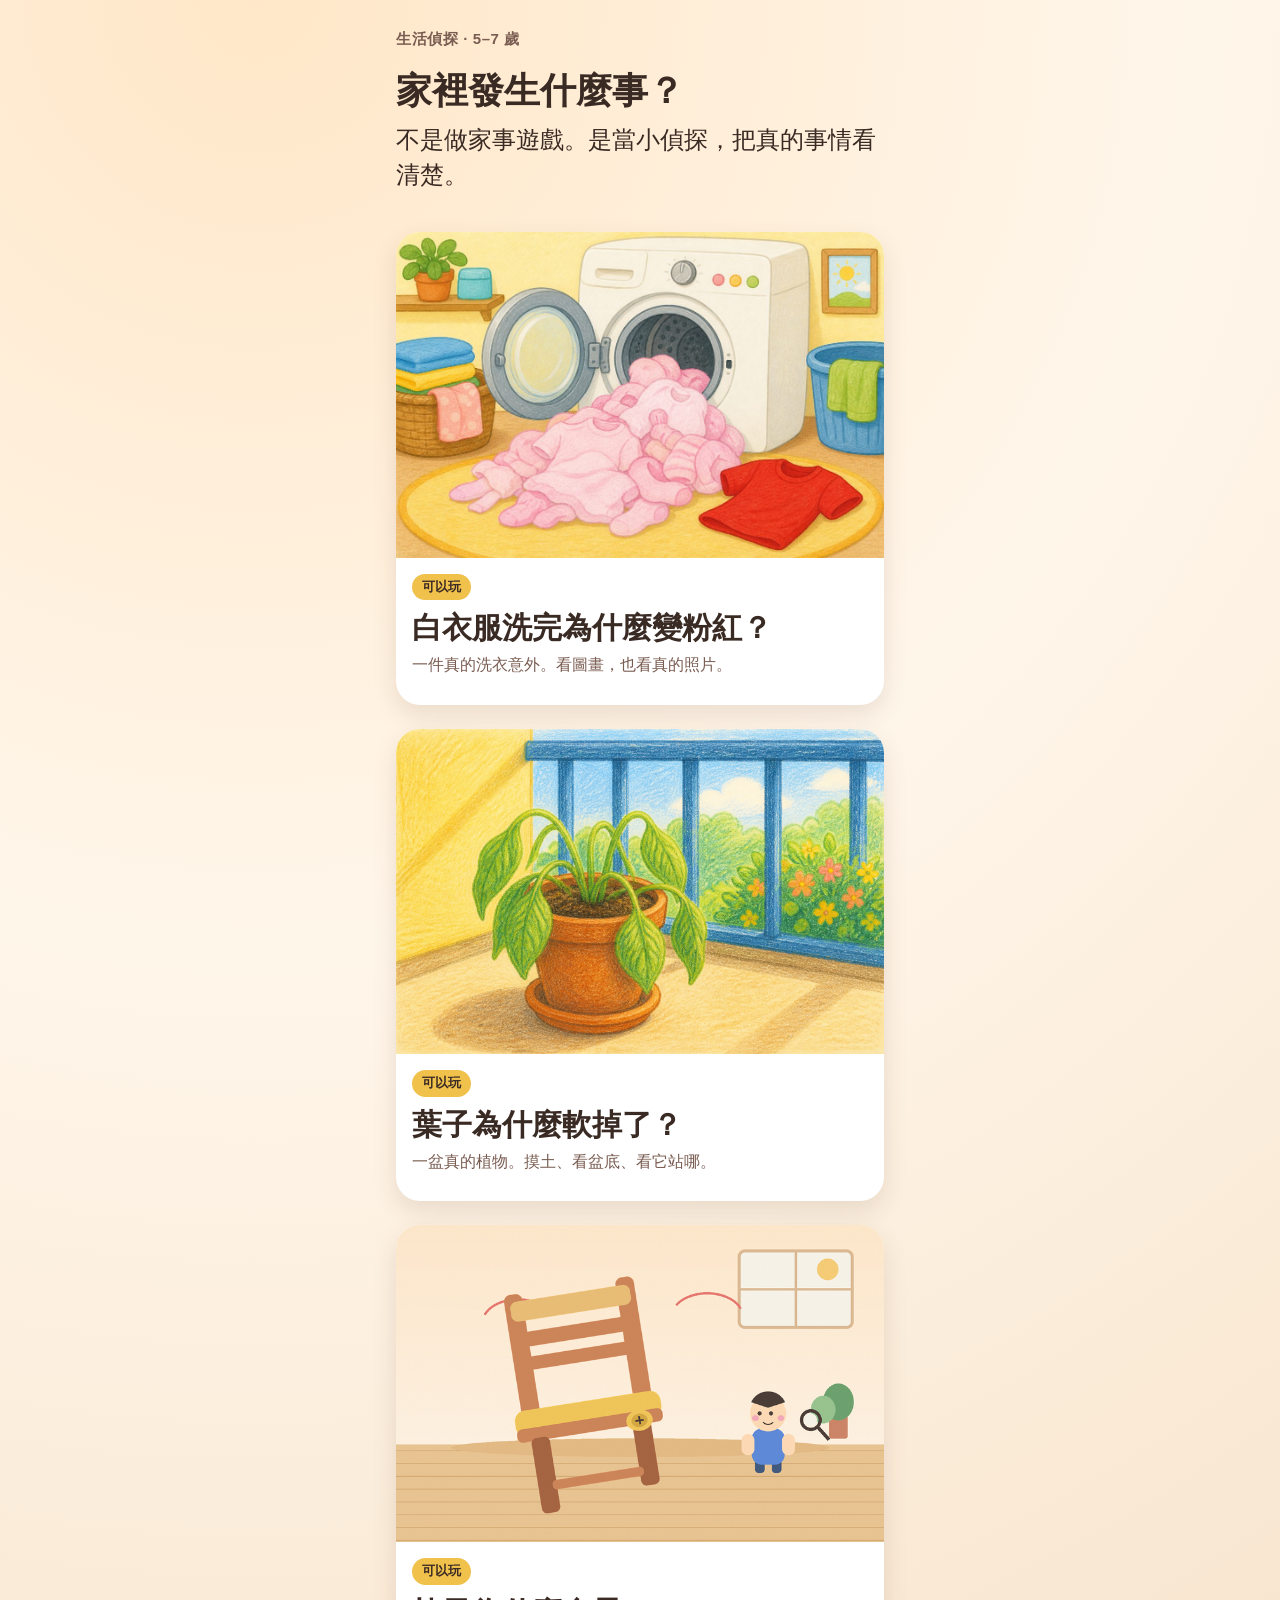
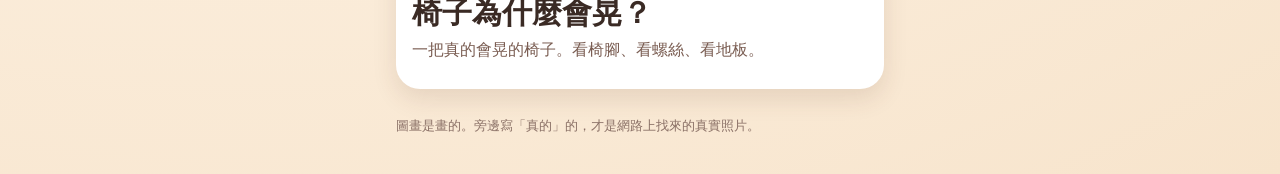
<file: index.html>
<!DOCTYPE html>
<html lang="zh-Hant">
<head>
  <meta charset="utf-8">
  <meta name="viewport" content="width=device-width, initial-scale=1, viewport-fit=cover">
  <title>生活偵探</title>
  <link rel="stylesheet" href="css/game.css">
</head>
<body>
  <main class="app">
    <div class="topbar">
      <div class="brand">生活偵探 · 5–7 歲</div>
    </div>
    <header class="home-hero">
      <h1>家裡發生什麼事？</h1>
      <p class="say">不是做家事遊戲。是當小偵探，把真的事情看清楚。</p>
    </header>

    <a class="case-link" href="cases/pink-laundry/index.html">
      <img src="art/scene-story.jpg" alt="粉紅衣服案件圖畫">
      <div class="case-body">
        <span class="pill">可以玩</span>
        <h2>白衣服洗完為什麼變粉紅？</h2>
        <p class="soft">一件真的洗衣意外。看圖畫，也看真的照片。</p>
      </div>
    </a>

    <a class="case-link" href="cases/droop-leaf/index.html">
      <img src="art/wilt-scene.png" alt="葉子軟掉案件圖畫">
      <div class="case-body">
        <span class="pill">可以玩</span>
        <h2>葉子為什麼軟掉了？</h2>
        <p class="soft">一盆真的植物。摸土、看盆底、看它站哪。</p>
      </div>
    </a>

    <a class="case-link" href="cases/wobbly-chair/index.html">
      <img src="art/chair-wobble.png" alt="椅子會晃案件圖畫">
      <div class="case-body">
        <span class="pill">可以玩</span>
        <h2>椅子為什麼會晃？</h2>
        <p class="soft">一把真的會晃的椅子。看椅腳、看螺絲、看地板。</p>
      </div>
    </a>

    <p class="note">圖畫是畫的。旁邊寫「真的」的，才是網路上找來的真實照片。</p>
  </main>
</body>
</html>
</file>
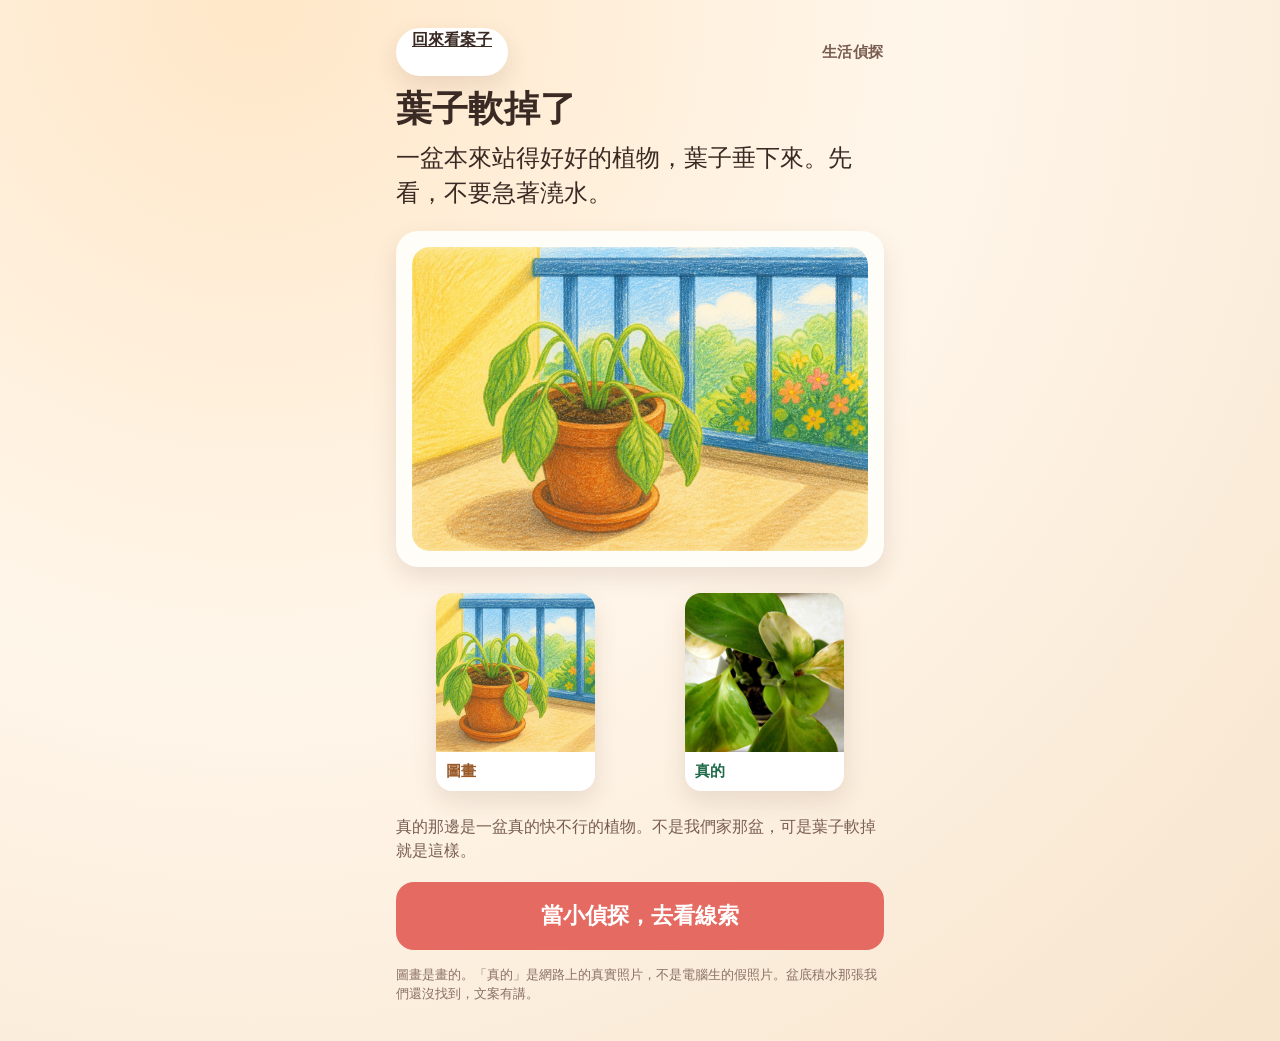
<file: cases/droop-leaf/index.html>
<!DOCTYPE html>
<html lang="zh-Hant">
<head>
  <meta charset="utf-8">
  <meta name="viewport" content="width=device-width, initial-scale=1, viewport-fit=cover">
  <title>葉子為什麼軟掉了？</title>
  <link rel="stylesheet" href="../../css/game.css">
</head>
<body>
  <main class="app">
    <div class="topbar">
      <a class="back" href="../../index.html">回來看案子</a>
      <div class="brand">生活偵探</div>
    </div>

    <section id="screen-story" class="screen">
      <h1>葉子軟掉了</h1>
      <p class="say">一盆本來站得好好的植物，葉子垂下來。先看，不要急著澆水。</p>
      <div class="card">
        <img class="hero" src="../../art/wilt-scene.png" alt="圖畫：葉子軟掉的盆栽，小偵探在看">
      </div>
      <div class="compare">
        <figure class="pane">
          <img src="../../art/wilt-scene.png" alt="圖畫：葉子軟掉">
          <figcaption class="tag draw">圖畫</figcaption>
        </figure>
        <figure class="pane">
          <img src="../../photos/real-wilt.jpg" alt="真的：一盆葉子垂下來的植物">
          <figcaption class="tag real">真的</figcaption>
        </figure>
      </div>
      <p class="honest">真的那邊是一盆真的快不行的植物。不是我們家那盆，可是葉子軟掉就是這樣。</p>
      <button class="btn btn-main" data-go="screen-clues">當小偵探，去看線索</button>
    </section>

    <section id="screen-clues" class="screen">
      <h2>先看土，再動手</h2>
      <p class="say">三樣都看一看。每一樣都有圖畫，也有真的。</p>
      <div class="grid">
        <button class="clue-card" data-clue="soil">
          <img src="../../art/wet-soil.png" alt="">
          <strong>用手摸土</strong>
          <span>看 圖畫 / 真的</span>
        </button>
        <button class="clue-card" data-clue="pot">
          <img src="../../art/dry-soil.png" alt="">
          <strong>看看盆底</strong>
          <span>看 圖畫 / 真的</span>
        </button>
        <button class="clue-card" data-clue="place">
          <img src="../../art/shade-plant.png" alt="">
          <strong>它站在哪</strong>
          <span>看 圖畫 / 真的</span>
        </button>
      </div>
      <button id="go-who" class="btn btn-navy" data-go="screen-who" disabled>先把三個線索看完（0/3）</button>
    </section>

    <section id="screen-clue" class="screen">
      <h2 id="clue-title">線索</h2>
      <p class="say" id="clue-say"></p>
      <div class="compare">
        <figure class="pane">
          <img id="clue-draw" src="../../art/wet-soil.png" alt="圖畫">
          <figcaption class="tag draw">圖畫</figcaption>
        </figure>
        <figure class="pane">
          <img id="clue-photo" src="../../photos/real-wet-pot.jpg" alt="真的">
          <figcaption class="tag real">真的</figcaption>
        </figure>
      </div>
      <p class="honest" id="clue-honest"></p>
      <button class="btn btn-ghost" data-go="screen-clues">看下一樣</button>
    </section>

    <section id="screen-who" class="screen">
      <h2>現在要做什麼？</h2>
      <p class="say">土還濕。用手指一下。猜錯沒關係。</p>
      <button class="btn choice" data-who="water">再澆一次水</button>
      <button class="btn choice" data-who="wait">先不要澆，等一晚</button>
      <button class="btn choice" data-who="move">搬去更亮的地方</button>
      <div id="who-again" class="toast">嗯，再看土。它還濕，再澆會更喘。</div>
      <button class="btn btn-ghost" data-go="screen-clues">我要再看線索</button>
    </section>

    <section id="screen-rule" class="screen">
      <h2>對，先不要澆</h2>
      <p class="say">葉子軟，不一定是渴。土還濕，根需要空氣。下次要記住什麼？</p>
      <button class="btn choice" data-rule="ok">先摸土。濕就等，乾了再澆</button>
      <button class="btn choice" data-rule="always">葉子一軟，就澆很多水</button>
      <button class="btn choice" data-rule="sun">不管土乾不乾，先搬去太陽下</button>
      <div id="rule-again" class="toast">再想一下。手要先摸土，不要只看葉子。</div>
    </section>

    <section id="screen-end" class="screen">
      <h2>明天去摸家裡那盆</h2>
      <p class="say">不是分數。是回家找一盆植物，用手指按土。濕就先不要澆。過一晚再看葉子。</p>
      <div class="card">
        <img class="hero" src="../../art/plant-soon.svg" alt="圖畫：明天再來看這盆植物">
      </div>
      <p class="soft">家裡真的摸一次，這件事才算做完。</p>
      <a class="btn btn-leaf" href="../../index.html" style="display:grid;place-items:center;text-decoration:none;">回到家</a>
      <button class="btn btn-ghost" data-go="screen-story">再走一次</button>
    </section>

    <p class="note">圖畫是畫的。「真的」是網路上的真實照片，不是電腦生的假照片。盆底積水那張我們還沒找到，文案有講。</p>
  </main>
  <script src="../../js/plant.js"></script>
</body>
</html>
</file>
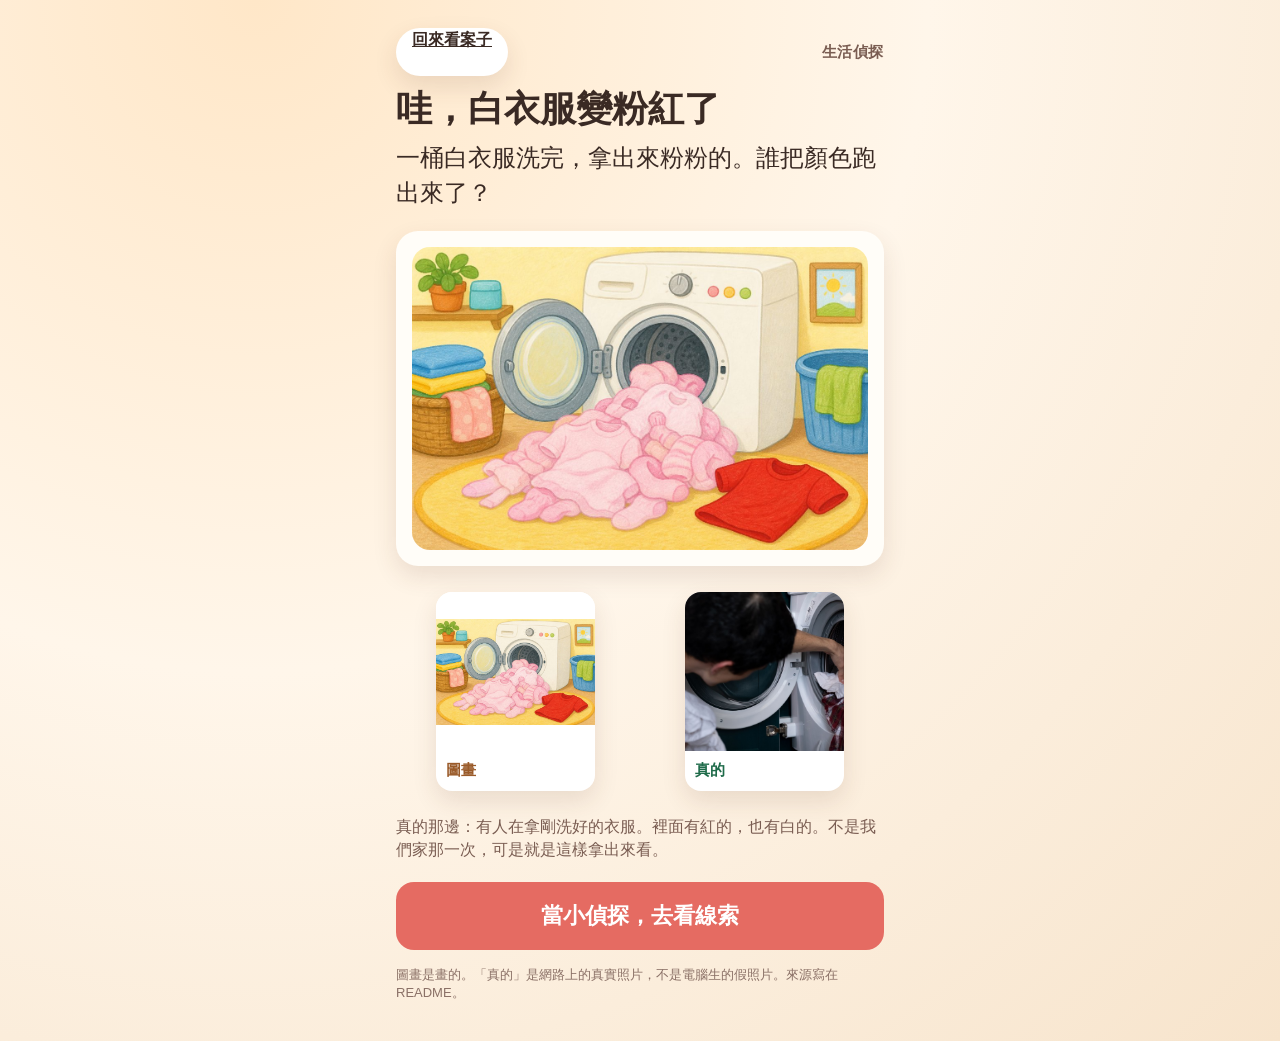
<file: cases/pink-laundry/index.html>
<!DOCTYPE html>
<html lang="zh-Hant">
<head>
  <meta charset="utf-8">
  <meta name="viewport" content="width=device-width, initial-scale=1, viewport-fit=cover">
  <title>白衣服洗完為什麼變粉紅？</title>
  <link rel="stylesheet" href="../../css/game.css">
</head>
<body>
  <main class="app">
    <div class="topbar">
      <a class="back" href="../../index.html">回來看案子</a>
      <div class="brand">生活偵探</div>
    </div>

    <section id="screen-story" class="screen">
      <h1>哇，白衣服變粉紅了</h1>
      <p class="say">一桶白衣服洗完，拿出來粉粉的。誰把顏色跑出來了？</p>
      <div class="card">
        <img class="hero" src="../../art/scene-story.jpg" alt="圖畫：洗衣機旁堆著粉紅衣服，小偵探在看">
      </div>
      <div class="compare">
        <figure class="pane">
          <img src="../../art/scene-story.jpg" alt="圖畫：粉紅衣服從洗衣機出來">
          <figcaption class="tag draw">圖畫</figcaption>
        </figure>
        <figure class="pane">
          <img src="../../photos/real-laundry-out.jpg" alt="真的：有人從洗衣機拿出衣服，裡面有紅衣服也有白衣服">
          <figcaption class="tag real">真的</figcaption>
        </figure>
      </div>
      <p class="honest">真的那邊：有人在拿剛洗好的衣服。裡面有紅的，也有白的。不是我們家那一次，可是就是這樣拿出來看。</p>
      <button class="btn btn-main" data-go="screen-clues">當小偵探，去看線索</button>
    </section>

    <section id="screen-clues" class="screen">
      <h2>先看，不要急著猜</h2>
      <p class="say">四樣東西都看一看。每一樣都有圖畫，也有真的。</p>
      <div class="grid">
        <button class="clue-card" data-clue="pink">
          <img src="../../art/clue-pink.jpg" alt="">
          <strong>粉粉的白衣服</strong>
          <span>看 圖畫 / 真的</span>
        </button>
        <button class="clue-card" data-clue="red">
          <img src="../../art/clue-red.jpg" alt="">
          <strong>新的紅衣服</strong>
          <span>看 圖畫 / 真的</span>
        </button>
        <button class="clue-card" data-clue="dark">
          <img src="../../art/clue-dark.jpg" alt="">
          <strong>舊的深色衣服</strong>
          <span>看 圖畫 / 真的</span>
        </button>
        <button class="clue-card" data-clue="water">
          <img src="../../art/clue-water.jpg" alt="">
          <strong>水也紅紅的</strong>
          <span>看 圖畫 / 真的</span>
        </button>
      </div>
      <button id="go-who" class="btn btn-navy" data-go="screen-who" disabled>先把四個線索看完（0/4）</button>
    </section>

    <section id="screen-clue" class="screen">
      <h2 id="clue-title">線索</h2>
      <p class="say" id="clue-say"></p>
      <div class="compare">
        <figure class="pane">
          <img id="clue-draw" src="../../art/clue-pink.jpg" alt="圖畫">
          <figcaption class="tag draw">圖畫</figcaption>
        </figure>
        <figure class="pane">
          <img id="clue-photo" src="../../photos/real-pink-tee.jpg" alt="真的">
          <figcaption class="tag real">真的</figcaption>
        </figure>
      </div>
      <p class="honest" id="clue-honest"></p>
      <button class="btn btn-ghost" data-go="screen-clues">看下一樣</button>
    </section>

    <section id="screen-who" class="screen">
      <h2>是誰把顏色跑出來？</h2>
      <p class="say">用手指一下。猜錯沒關係，再看就好。</p>
      <button class="btn choice" data-who="red">新的紅衣服</button>
      <button class="btn choice" data-who="dark">舊的深色衣服</button>
      <button class="btn choice" data-who="machine">洗衣機自己</button>
      <div id="who-again" class="toast">嗯，再看一次好了。新的、紅的，比較容易把顏色跑出來。</div>
      <button class="btn btn-ghost" data-go="screen-clues">我要再看線索</button>
    </section>

    <section id="screen-rule" class="screen">
      <h2>對，是新的紅衣服</h2>
      <p class="say">它把紅色放到水裡，白衣服就變成粉紅了。那下次要記住什麼？</p>
      <button class="btn choice" data-rule="ok">新的、紅的、深的，下次分開洗</button>
      <button class="btn choice" data-rule="all">全部丟一起洗，比較快</button>
      <button class="btn choice" data-rule="white">只要是白衣服，跟誰洗都沒關係</button>
      <div id="rule-again" class="toast">再想一下就好。新的紅衣服，自己洗，白衣服才不會變色。</div>
    </section>

    <section id="screen-end" class="screen">
      <h2>下次真的洗衣服，你來分</h2>
      <p class="say">不是分數。是下次媽媽、爸爸、阿嬤洗衣服的時候，你站旁邊看：哪一件是新的紅衣服？把它分開。</p>
      <div class="card">
        <img class="hero" src="../../art/scene-end.svg" alt="圖畫：下次把白衣服和紅衣服分成兩籃">
      </div>
      <p class="soft">家裡真的做一次，這件事才算做完。</p>
      <a class="btn btn-leaf" href="../../index.html" style="display:grid;place-items:center;text-decoration:none;">回到家</a>
      <button class="btn btn-ghost" data-go="screen-story">再走一次</button>
    </section>

    <p class="note">圖畫是畫的。「真的」是網路上的真實照片，不是電腦生的假照片。來源寫在 README。</p>
  </main>
  <script src="../../js/case.js"></script>
</body>
</html>
</file>
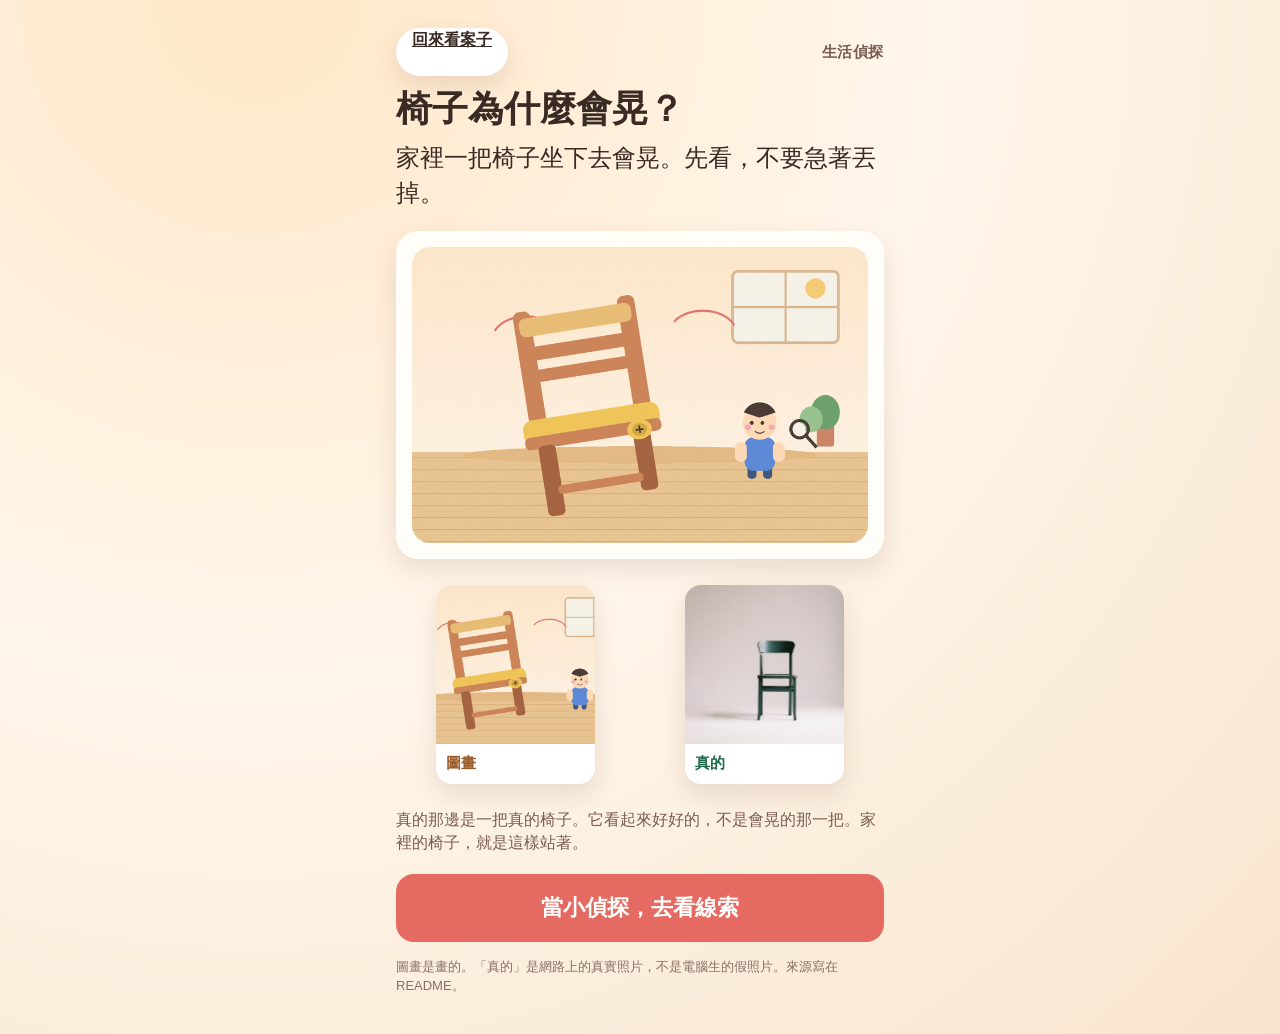
<file: cases/wobbly-chair/index.html>
<!DOCTYPE html>
<html lang="zh-Hant">
<head>
  <meta charset="utf-8">
  <meta name="viewport" content="width=device-width, initial-scale=1, viewport-fit=cover">
  <title>椅子為什麼會晃？</title>
  <link rel="stylesheet" href="../../css/game.css">
</head>
<body>
  <main class="app">
    <div class="topbar">
      <a class="back" href="../../index.html">回來看案子</a>
      <div class="brand">生活偵探</div>
    </div>

    <section id="screen-story" class="screen">
      <h1>椅子為什麼會晃？</h1>
      <p class="say">家裡一把椅子坐下去會晃。先看，不要急著丟掉。</p>
      <div class="card">
        <img class="hero" src="../../art/chair-wobble.png" alt="圖畫：一把會晃的木椅，小偵探在看">
      </div>
      <div class="compare">
        <figure class="pane">
          <img src="../../art/chair-wobble.png" alt="圖畫：椅子在晃">
          <figcaption class="tag draw">圖畫</figcaption>
        </figure>
        <figure class="pane">
          <img src="../../photos/real-wobbly-chair.jpg" alt="真的：一把真的椅子，站得很穩">
          <figcaption class="tag real">真的</figcaption>
        </figure>
      </div>
      <p class="honest">真的那邊是一把真的椅子。它看起來好好的，不是會晃的那一把。家裡的椅子，就是這樣站著。</p>
      <button class="btn btn-main" data-go="screen-clues">當小偵探，去看線索</button>
    </section>

    <section id="screen-clues" class="screen">
      <h2>先看腳，再看接的地方</h2>
      <p class="say">三樣都看一看。每一樣都有圖畫，也有真的。</p>
      <div class="grid">
        <button class="clue-card" data-clue="leg">
          <img src="../../art/clue-leg.png" alt="">
          <strong>椅腳</strong>
          <span>看 圖畫 / 真的</span>
        </button>
        <button class="clue-card" data-clue="screw">
          <img src="../../art/clue-screw.png" alt="">
          <strong>螺絲</strong>
          <span>看 圖畫 / 真的</span>
        </button>
        <button class="clue-card" data-clue="floor">
          <img src="../../art/clue-floor.png" alt="">
          <strong>地板</strong>
          <span>看 圖畫 / 真的</span>
        </button>
      </div>
      <button id="go-who" class="btn btn-navy" data-go="screen-who" disabled>先把三個線索看完（0/3）</button>
    </section>

    <section id="screen-clue" class="screen">
      <h2 id="clue-title">線索</h2>
      <p class="say" id="clue-say"></p>
      <div class="compare">
        <figure class="pane">
          <img id="clue-draw" src="../../art/clue-leg.png" alt="圖畫">
          <figcaption class="tag draw">圖畫</figcaption>
        </figure>
        <figure class="pane">
          <img id="clue-photo" src="../../photos/real-chair-leg.jpg" alt="真的">
          <figcaption class="tag real">真的</figcaption>
        </figure>
      </div>
      <p class="honest" id="clue-honest"></p>
      <button class="btn btn-ghost" data-go="screen-clues">看下一樣</button>
    </section>

    <section id="screen-who" class="screen">
      <h2>現在要做什麼？</h2>
      <p class="say">螺絲鬆了。用手指一下。猜錯沒關係。</p>
      <button class="btn choice" data-who="tighten">把鬆掉的螺絲鎖緊</button>
      <button class="btn choice" data-who="throw">椅子壞了，丟掉重買</button>
      <button class="btn choice" data-who="ignore">不管它，繼續坐</button>
      <div id="who-again" class="toast">嗯，再看接的地方。鬆了的螺絲，鎖緊就好。</div>
      <button class="btn btn-ghost" data-go="screen-clues">我要再看線索</button>
    </section>

    <section id="screen-rule" class="screen">
      <h2>對，把螺絲鎖緊</h2>
      <p class="say">椅子會晃，常常是接的地方鬆了。下次要記住什麼？</p>
      <button class="btn choice" data-rule="ok">會晃先看接的地方。鬆了就鎖緊</button>
      <button class="btn choice" data-rule="trash">椅子一晃就丟掉</button>
      <button class="btn choice" data-rule="paper">在椅腳墊紙就好，不用看螺絲</button>
      <div id="rule-again" class="toast">再想一下。會晃先看接的地方，鬆了就鎖緊。</div>
    </section>

    <section id="screen-end" class="screen">
      <h2>回家找一把會晃的椅子</h2>
      <p class="say">不是分數。回家找一把會晃的椅子，跟大人一起看接的地方，鬆了就鎖。</p>
      <div class="card">
        <img class="hero" src="../../art/scene-end-chair.svg" alt="圖畫：跟大人一起看椅子接的地方">
      </div>
      <p class="soft">真的鎖一次，這件事才算做完。</p>
      <a class="btn btn-leaf" href="../../index.html" style="display:grid;place-items:center;text-decoration:none;">回到家</a>
      <button class="btn btn-ghost" data-go="screen-story">再走一次</button>
    </section>

    <p class="note">圖畫是畫的。「真的」是網路上的真實照片，不是電腦生的假照片。來源寫在 README。</p>
  </main>
  <script src="../../js/chair.js"></script>
</body>
</html>
</file>
<file: css/game.css>
:root {
  --cream: #fff6ea;
  --paper: #fffdf8;
  --ink: #3a2a24;
  --muted: #7a5d52;
  --coral: #e56b62;
  --coral-deep: #c94b44;
  --pink: #f3a3b4;
  --gold: #f0c14b;
  --navy: #2f4a72;
  --leaf: #5f9a62;
  --shadow: 0 10px 24px rgba(90, 50, 30, 0.12);
  --radius: 22px;
}

* { box-sizing: border-box; }
html, body { margin: 0; padding: 0; }
body {
  font-family: "Noto Sans TC", "PingFang TC", "Microsoft JhengHei", sans-serif;
  background: radial-gradient(circle at 20% 0%, #ffe7c8 0%, var(--cream) 46%, #f7e4cc 100%);
  color: var(--ink);
  min-height: 100dvh;
  line-height: 1.45;
}

.app {
  width: min(520px, 100%);
  margin: 0 auto;
  min-height: 100dvh;
  padding: 18px 16px 28px;
  display: flex;
  flex-direction: column;
}

.topbar {
  display: flex;
  align-items: center;
  justify-content: space-between;
  gap: 12px;
  margin-bottom: 10px;
}
.brand {
  font-size: 15px;
  letter-spacing: 0.04em;
  color: var(--muted);
  font-weight: 700;
}
.back {
  appearance: none;
  border: 0;
  background: #fff;
  color: var(--ink);
  border-radius: 999px;
  min-height: 48px;
  padding: 0 16px;
  font-size: 16px;
  font-weight: 700;
  box-shadow: var(--shadow);
  cursor: pointer;
}

h1, h2, p { margin: 0 0 10px; }
h1 { font-size: clamp(28px, 7vw, 36px); line-height: 1.25; }
h2 { font-size: clamp(24px, 6vw, 30px); line-height: 1.3; }
.say {
  font-size: clamp(20px, 5vw, 24px);
  color: var(--ink);
}
.soft { color: var(--muted); font-size: 16px; }

.card {
  background: var(--paper);
  border-radius: var(--radius);
  box-shadow: var(--shadow);
  padding: 16px;
  margin: 10px 0;
}
.card.flat { background: #fff8ef; }

.hero {
  width: 100%;
  border-radius: 18px;
  display: block;
  background: #fff4e8;
}

.btn {
  appearance: none;
  border: 0;
  width: 100%;
  min-height: 68px;
  border-radius: 18px;
  padding: 14px 18px;
  font-size: 22px;
  font-weight: 800;
  cursor: pointer;
  margin-top: 10px;
  font-family: inherit;
}
.btn-main { background: var(--coral); color: #fff; }
.btn-main:active { background: var(--coral-deep); }
.btn-leaf { background: var(--leaf); color: #fff; }
.btn-navy { background: var(--navy); color: #fff; }
.btn-ghost {
  background: #fff;
  color: var(--ink);
  box-shadow: var(--shadow);
}
.btn[disabled] {
  opacity: 0.45;
  cursor: not-allowed;
}

.grid {
  display: grid;
  grid-template-columns: 1fr 1fr;
  gap: 12px;
}
.clue-card {
  appearance: none;
  border: 0;
  background: #fff;
  border-radius: 18px;
  box-shadow: var(--shadow);
  padding: 10px;
  text-align: left;
  cursor: pointer;
  min-height: 150px;
  font-family: inherit;
  color: inherit;
}
.clue-card img, .clue-card svg {
  width: 100%;
  height: 88px;
  object-fit: cover;
  border-radius: 12px;
  background: #fff4e8;
  display: block;
}
.clue-card strong {
  display: block;
  margin-top: 8px;
  font-size: 18px;
}
.clue-card span {
  display: block;
  color: var(--muted);
  font-size: 14px;
}
.clue-card.seen { outline: 3px solid #f0c14b; }

.compare {
  display: grid;
  grid-template-columns: 1fr 1fr;
  gap: 10px;
}
.pane {
  background: #fff;
  border-radius: 16px;
  overflow: hidden;
  box-shadow: var(--shadow);
}
.pane img, .pane svg, .pane .pic {
  width: 100%;
  aspect-ratio: 1 / 1;
  object-fit: cover;
  display: block;
  background: #fff4e8;
}
.pane img[src*='clue-'], .pane img[src*='scene-'] {
  object-fit: contain;
  background: #fff;
}
.tag {
  font-size: 15px;
  font-weight: 800;
  padding: 8px 10px 10px;
}
.tag.draw { color: #9a5b2a; }
.tag.real { color: #1f6b4a; }
.honest {
  font-size: 16px;
  color: var(--muted);
  margin-top: 8px;
}

.choice {
  text-align: left;
  background: #fff;
  color: var(--ink);
  box-shadow: var(--shadow);
}

.note {
  margin-top: auto;
  font-size: 13px;
  color: #8a7066;
  padding-top: 16px;
}

.screen { display: none; }
.screen.on { display: flex; flex-direction: column; flex: 1; }

.toast {
  display: none;
  margin: 10px 0 0;
  background: #fff3d2;
  border-radius: 16px;
  padding: 14px 16px;
  font-size: 20px;
}
.toast.on { display: block; }

.home-hero { margin: 8px 0 18px; }
.case-link {
  display: block;
  text-decoration: none;
  color: inherit;
  background: #fff;
  border-radius: 24px;
  box-shadow: var(--shadow);
  overflow: hidden;
  margin: 12px 0;
}
.case-link img, .case-link svg { width: 100%; display: block; }
.case-body { padding: 16px 16px 18px; }
.case-body h2 { margin-bottom: 6px; }
.soon { opacity: 0.72; pointer-events: none; }
.pill {
  display: inline-block;
  background: var(--gold);
  color: #3a2a24;
  font-weight: 800;
  border-radius: 999px;
  padding: 4px 10px;
  font-size: 13px;
  margin-bottom: 8px;
}
.pill.later { background: #d7e4d6; }

@media (min-width: 720px) {
  .app { padding-top: 28px; }
}
</file>
